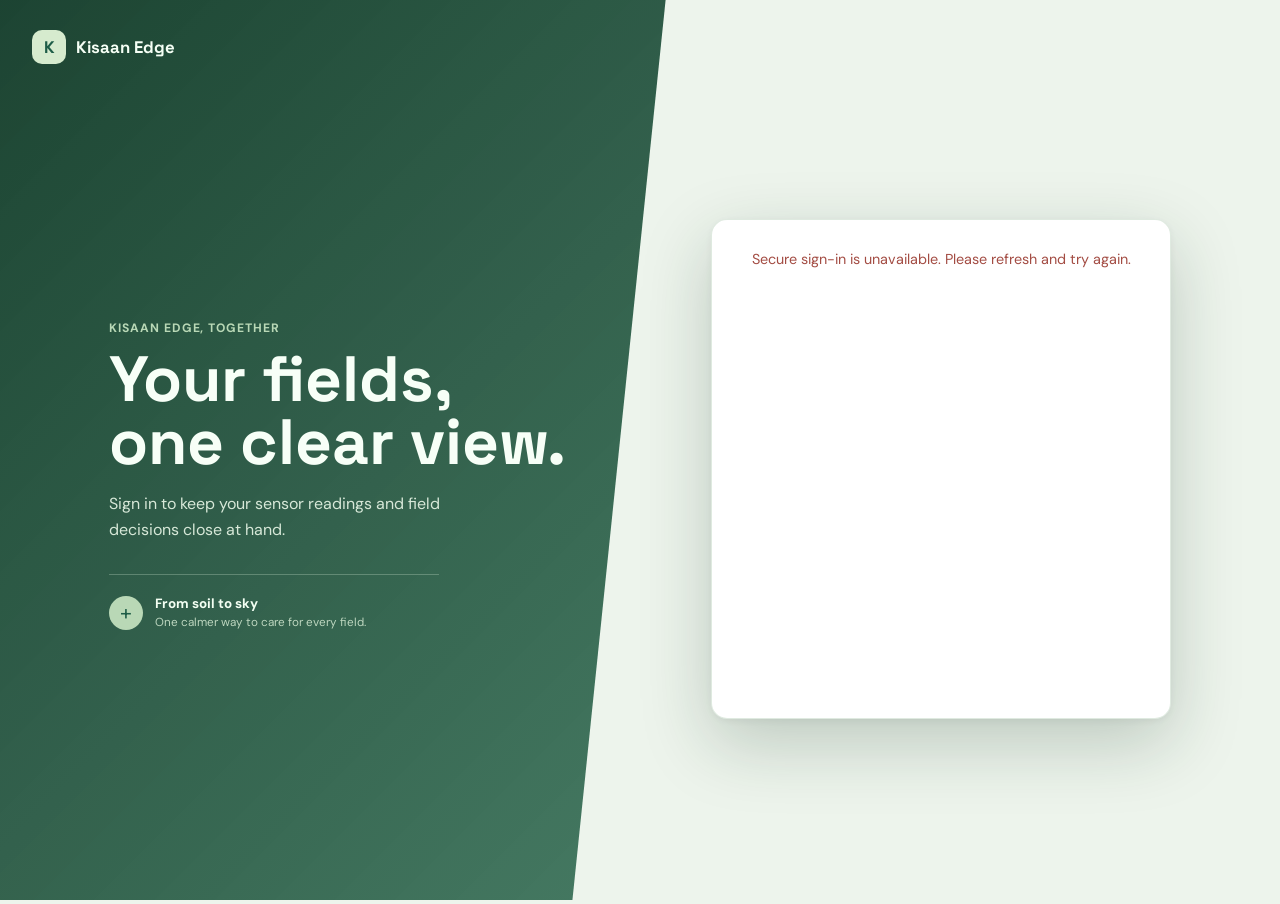
<file: auth.html>
<!DOCTYPE html>
<html lang="en">

<head>
    <meta charset="UTF-8">
    <meta name="viewport" content="width=device-width, initial-scale=1.0">
    <title>Sign in | Kisaan Edge</title>
    <link
        href="https://fonts.googleapis.com/css2?family=DM+Sans:wght@400;500;600;700&family=Space+Grotesk:wght@500;600;700&display=swap"
        rel="stylesheet">
    <link rel="stylesheet" href="auth.css">
    <script defer crossorigin="anonymous"
        src="https://credible-polliwog-1071.clerk.accounts.dev/npm/@clerk/ui@1/dist/ui.browser.js"></script>
    <script defer crossorigin="anonymous"
        data-clerk-publishable-key="pk_test_Y3JlZGlibGUtcG9sbGl3b2ctMTA3MS5jbGVyay5hY2NvdW50cy5kZXYk"
        src="https://credible-polliwog-1071.clerk.accounts.dev/npm/@clerk/clerk-js@6/dist/clerk.browser.js"></script>
</head>

<body>
    <main class="auth-shell">
        <a class="auth-brand" href="index.html" aria-label="Return to Kisaan Edge dashboard">
            <span class="brand-mark">K</span>
            <span>Kisaan Edge</span>
        </a>
        <section class="auth-layout" aria-labelledby="auth-title">
            <div class="auth-intro">
                <p class="eyebrow">Kisaan Edge, together</p>
                <h1 id="auth-title">Your fields, one clear view.</h1>
                <p>Sign in to keep your sensor readings and field decisions close at hand.</p>
                <div class="field-note" aria-label="Kisaan Edge platform highlights">
                    <span class="field-note-mark" aria-hidden="true">+</span>
                    <div>
                        <strong>From soil to sky</strong>
                        <span>One calmer way to care for every field.</span>
                    </div>
                </div>
            </div>
            <div class="auth-card">
                <div id="auth-mount" aria-live="polite">
                    <p class="auth-status">Loading secure sign-in...</p>
                </div>
            </div>
        </section>
    </main>
    <script src="auth.js"></script>
</body>

</html>
</file>
<file: auth.css>
:root {
    --ink: #18352b;
    --muted: #708178;
    --green: #2f8062;
    --green-dark: #1e5d47;
    --leaf: #b9d8b6;
    --line: #dce8dd;
    --paper: #ffffff;
}

* {
    box-sizing: border-box;
}

body {
    position: relative;
    min-width: 320px;
    min-height: 100vh;
    margin: 0;
    color: var(--ink);
    background: #edf4ec;
    font-family: 'DM Sans', sans-serif;
    -webkit-font-smoothing: antialiased;
}

body::before {
    position: fixed;
    inset: 0 48% 0 0;
    z-index: -1;
    background: linear-gradient(135deg, rgba(19, 60, 42, .96), rgba(42, 102, 76, .86)), url('https://images.unsplash.com/photo-1500076656116-558758c991c1?auto=format&fit=crop&w=1400&q=85') center / cover;
    content: '';
    clip-path: polygon(0 0, 100% 0, 86% 100%, 0 100%);
}

.auth-shell {
    width: min(1240px, calc(100% - 64px));
    min-height: 100vh;
    margin: 0 auto;
    padding: 30px 0;
}

.auth-brand {
    display: inline-flex;
    align-items: center;
    gap: 10px;
    color: #f5fff5;
    font-family: 'Space Grotesk', sans-serif;
    font-size: 1.05rem;
    font-weight: 700;
    text-decoration: none;
}

.brand-mark {
    display: grid;
    width: 34px;
    height: 34px;
    place-items: center;
    color: var(--green-dark);
    background: #d6ebce;
    border-radius: 10px;
}

.auth-layout {
    display: grid;
    grid-template-columns: minmax(0, 1fr) minmax(380px, 460px);
    align-items: center;
    gap: clamp(48px, 8vw, 132px);
    min-height: calc(100vh - 90px);
    padding: 40px clamp(24px, 6vw, 92px);
}

.auth-intro {
    max-width: 460px;
}

.eyebrow {
    color: var(--leaf);
    font-size: .76rem;
    font-weight: 700;
    letter-spacing: .08em;
    text-transform: uppercase;
}

.auth-intro h1 {
    margin: 12px 0 18px;
    color: #f7fff7;
    font-family: 'Space Grotesk', sans-serif;
    font-size: clamp(2.5rem, 5vw, 4.6rem);
    line-height: .98;
    letter-spacing: 0;
}

.auth-intro p:not(.eyebrow) {
    max-width: 390px;
    color: #d7e8d8;
    font-size: 1rem;
    line-height: 1.6;
}

.field-note {
    display: flex;
    align-items: center;
    gap: 12px;
    max-width: 330px;
    margin-top: 32px;
    padding-top: 20px;
    border-top: 1px solid rgba(220, 241, 220, .28);
}

.field-note-mark {
    display: grid;
    width: 34px;
    height: 34px;
    flex: 0 0 auto;
    place-items: center;
    color: var(--green-dark);
    background: var(--leaf);
    border-radius: 50%;
    font-size: 1.35rem;
}

.field-note div {
    display: grid;
    gap: 2px;
}

.field-note strong {
    color: #f3fff3;
    font-size: .84rem;
}

.field-note span:last-child {
    color: #bdd6bf;
    font-size: .73rem;
}

.back-link {
    display: inline-flex;
    margin-top: 24px;
    color: #e0f2dc;
    font-size: .84rem;
    font-weight: 700;
    text-decoration: none;
}

.back-link:hover,
.back-link:focus-visible {
    color: #ffffff;
}

.auth-card {
    min-height: 500px;
    padding: 30px 28px;
    overflow: visible;
    background: var(--paper);
    border: 1px solid rgba(220, 232, 221, .9);
    border-radius: 16px;
    box-shadow: 0 24px 70px rgba(18, 48, 33, .22), 0 2px 8px rgba(18, 48, 33, .06);
}

.auth-mode-sign-up .auth-layout {
    align-items: start;
    padding-top: 76px;
}

.auth-mode-sign-up .auth-card {
    min-height: 0;
    padding-top: 26px;
    padding-bottom: 26px;
}

.auth-status {
    margin: 0;
    color: var(--muted);
    font-size: .9rem;
    text-align: center;
}

.auth-error {
    color: #a34c43;
}

@media (max-width: 760px) {
    body::before {
        inset: 0 0 68% 0;
        clip-path: none;
    }

    .auth-shell {
        width: min(100% - 32px, 560px);
        padding: 18px 0 24px;
    }

    .auth-brand {
        font-size: .95rem;
    }

    .brand-mark {
        width: 30px;
        height: 30px;
    }

    .auth-layout {
        display: block;
        min-height: auto;
        padding: 40px 0 0;
    }

    .auth-intro {
        margin-bottom: 24px;
    }

    .auth-intro h1 {
        margin: 10px 0 12px;
        font-size: clamp(2.1rem, 11vw, 3.2rem);
    }

    .auth-intro p:not(.eyebrow) {
        font-size: .92rem;
        line-height: 1.5;
    }

    .field-note {
        margin-top: 18px;
        padding-top: 14px;
    }

    .auth-card {
        min-height: 0;
        padding: 16px 10px;
        border-radius: 12px;
    }

    .auth-mode-sign-up .auth-layout {
        padding-top: 42px;
    }

    .auth-mode-sign-up .auth-card {
        min-height: 0;
        padding-top: 18px;
        padding-bottom: 18px;
    }
}
</file>
